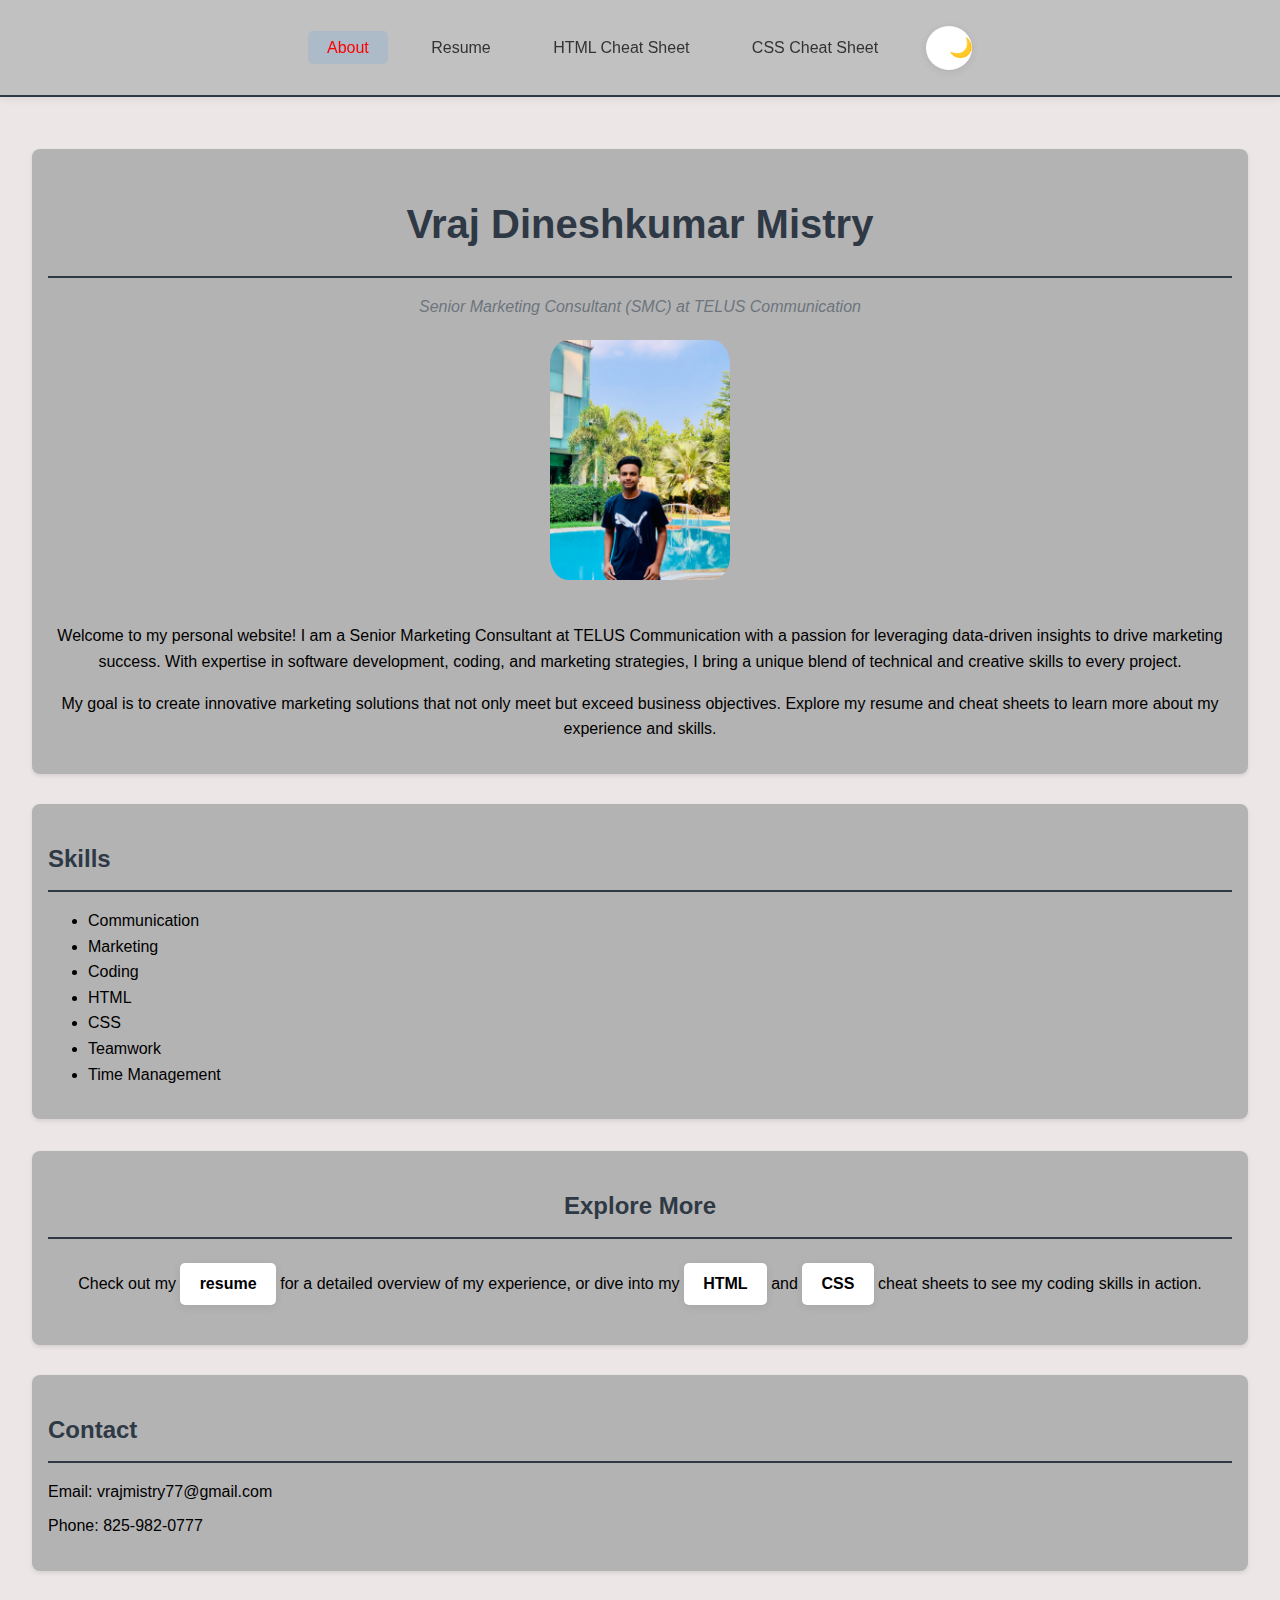
<file: index.html>
<!DOCTYPE html>
<html lang="en">
<head>
    <meta charset="UTF-8">
    <meta name="viewport" content="width=device-width, initial-scale=1.0">
    <title>Vraj Dineshkumar Mistry - Home</title>
    <link rel="stylesheet" href="style.css">
</head>
<body>
    <nav>
        <ul>
            <li><a href="index.html" class="active">About</a></li>
            <li><a href="resume.html">Resume</a></li>
            <li><a href="html-cheat-sheet.html">HTML Cheat Sheet</a></li>
            <li><a href="css-cheat-sheet.html">CSS Cheat Sheet</a></li>
        </ul>
        <button id="darkToggle" aria-label="Toggle dark mode">🌙</button>
    </nav>

    <main>
        <section class="profile">
            <h1>Vraj Dineshkumar Mistry</h1>
            <p class="subtitle">Senior Marketing Consultant (SMC) at TELUS Communication</p>
            <img src="vraj.jpg" alt="Vraj Mistry" style="border-radius: 10%; width: 180px; margin-bottom: 20px;">
            <p>Welcome to my personal website! I am a Senior Marketing Consultant at TELUS Communication with a passion for leveraging data-driven insights to drive marketing success. With expertise in software development, coding, and marketing strategies, I bring a unique blend of technical and creative skills to every project.</p>
            
            <p>My goal is to create innovative marketing solutions that not only meet but exceed business objectives. Explore my resume and cheat sheets to learn more about my experience and skills.</p>
        </section>

        <section class="skills">
            <h2>Skills</h2>
            <ul>
                <li>Communication</li>
                <li>Marketing</li>
                <li>Coding</li>
                <li>HTML</li>
                <li>CSS</li>
                <li>Teamwork</li>
                <li>Time Management</li>
            </ul>
        </section>

        <section class="cta">
            <h2>Explore More</h2>
            <p>Check out my <a href="resume.html">resume</a> for a detailed overview of my experience, or dive into my <a href="html-cheat-sheet.html">HTML</a> and <a href="css-cheat-sheet.html">CSS</a> cheat sheets to see my coding skills in action.</p>
        </section>

        <section class="contact">
            <h2>Contact</h2>
            <ul>
                <li>Email: <a href="mailto:vrajmistry77@gmail.com">vrajmistry77@gmail.com</a></li>
                <li>Phone: <a href="tel:+18259820777">825-982-0777</a></li>
            </ul>
        </section>
    </main>

    <script src="script.js"></script>
</body>
</html>
</file>
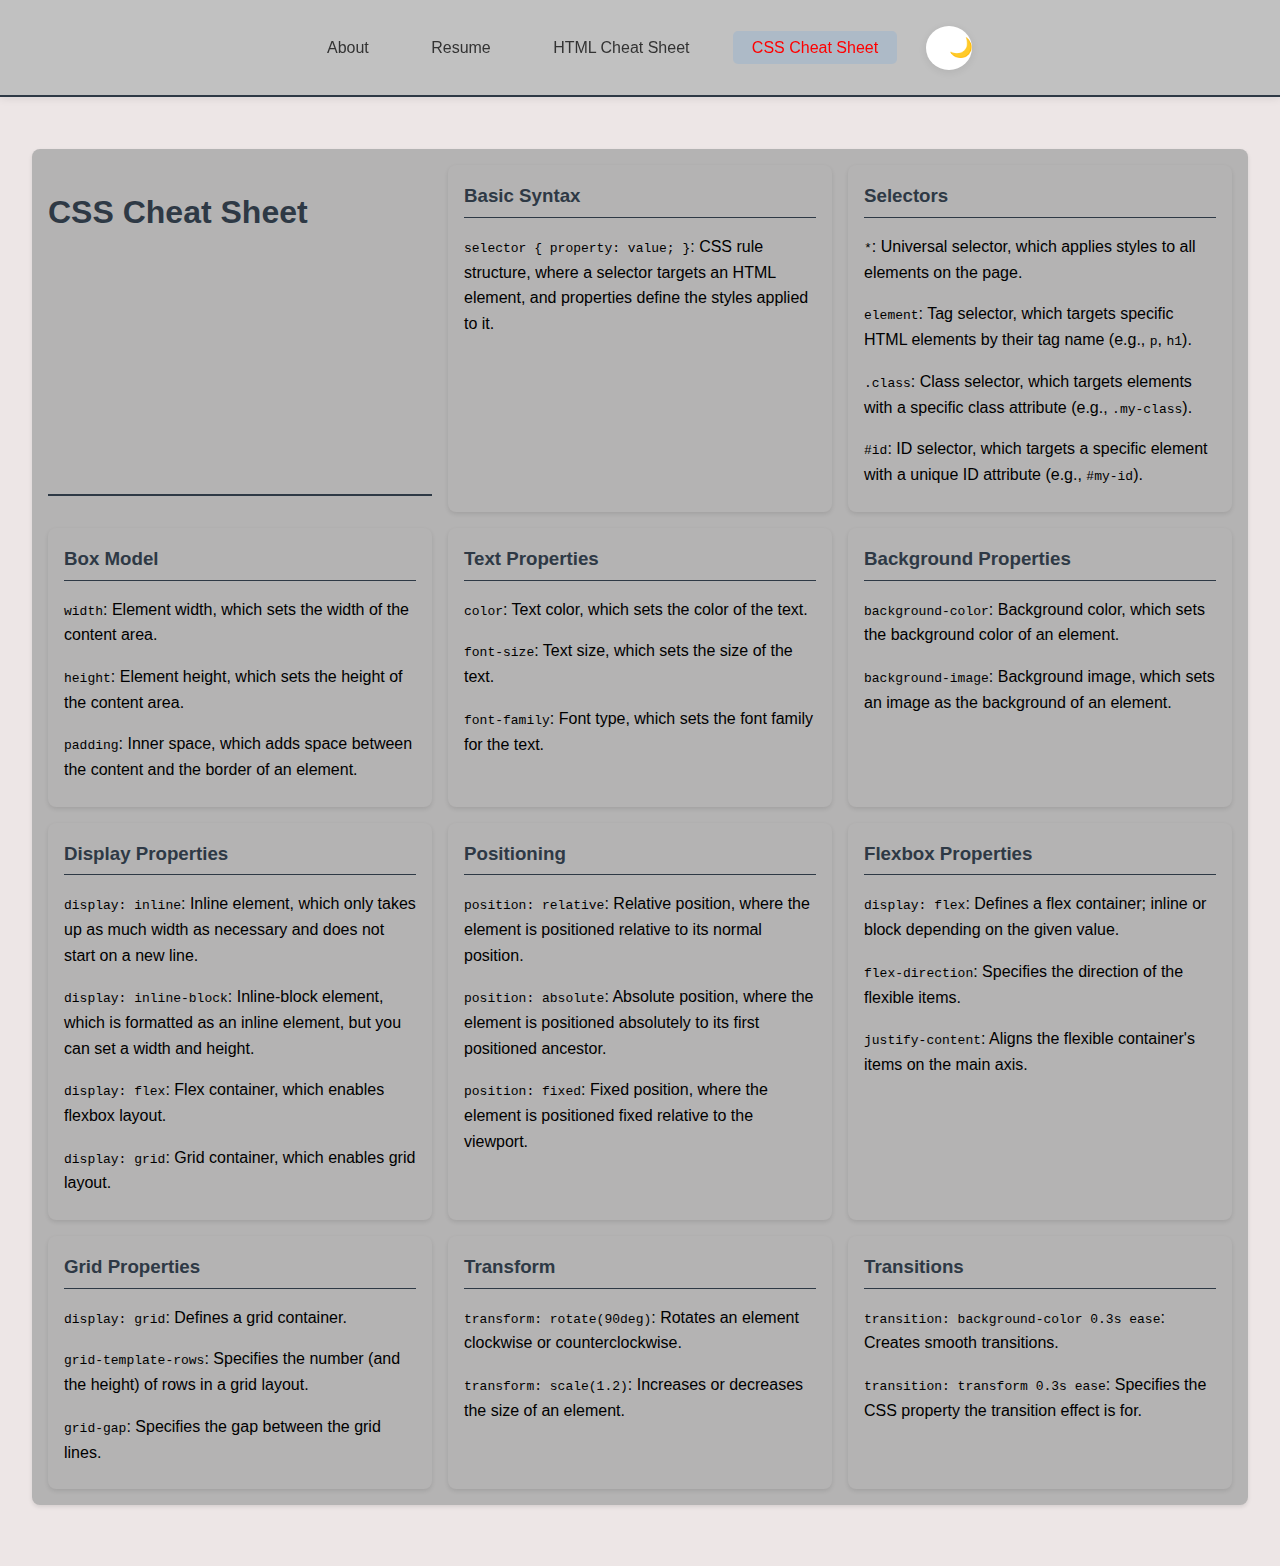
<file: css-cheat-sheet.html>
<!DOCTYPE html>
<html lang="en">
<head>
    <meta charset="UTF-8">
    <meta name="viewport" content="width=device-width, initial-scale=1.0">
    <title>CSS Cheat Sheet</title>
    <link rel="stylesheet" href="style.css">
</head>
<body>
    <nav>
        <ul>
            <li><a href="index.html">About</a></li>
            <li><a href="resume.html">Resume</a></li>
            <li><a href="html-cheat-sheet.html">HTML Cheat Sheet</a></li>
            <li><a href="css-cheat-sheet.html" class="active">CSS Cheat Sheet</a></li>
        </ul>
        <button id="darkToggle" aria-label="Toggle dark mode">🌙</button>
    </nav>
    <main>
        <section class="cheat-sheet">
            <h1>CSS Cheat Sheet</h1>
            <div class="cheat-sheet-item">
                <h3>Basic Syntax</h3>
                <p><code>selector { property: value; }</code>: CSS rule structure, where a selector targets an HTML element, and properties define the styles applied to it.</p>
            </div>
            <div class="cheat-sheet-item">
                <h3>Selectors</h3>
                <p><code>*</code>: Universal selector, which applies styles to all elements on the page.</p>
                <p><code>element</code>: Tag selector, which targets specific HTML elements by their tag name (e.g., <code>p</code>, <code>h1</code>).</p>
                <p><code>.class</code>: Class selector, which targets elements with a specific class attribute (e.g., <code>.my-class</code>).</p>
                <p><code>#id</code>: ID selector, which targets a specific element with a unique ID attribute (e.g., <code>#my-id</code>).</p>
            </div>
            <div class="cheat-sheet-item">
                <h3>Box Model</h3>
                <p><code>width</code>: Element width, which sets the width of the content area.</p>
                <p><code>height</code>: Element height, which sets the height of the content area.</p>
                <p><code>padding</code>: Inner space, which adds space between the content and the border of an element.</p>
                </div>
            <div class="cheat-sheet-item">
                <h3>Text Properties</h3>
                <p><code>color</code>: Text color, which sets the color of the text.</p>
                <p><code>font-size</code>: Text size, which sets the size of the text.</p>
                <p><code>font-family</code>: Font type, which sets the font family for the text.</p>
                </div>
            <div class="cheat-sheet-item">
                <h3>Background Properties</h3>
                <p><code>background-color</code>: Background color, which sets the background color of an element.</p>
                <p><code>background-image</code>: Background image, which sets an image as the background of an element.</p>
               </div>
            <div class="cheat-sheet-item">
                <h3>Display Properties</h3>
<p><code>display: inline</code>: Inline element, which only takes up as much width as necessary and does not start on a new line.</p>
                <p><code>display: inline-block</code>: Inline-block element, which is formatted as an inline element, but you can set a width and height.</p>
                <p><code>display: flex</code>: Flex container, which enables flexbox layout.</p>
                <p><code>display: grid</code>: Grid container, which enables grid layout.</p>
            </div>
            <div class="cheat-sheet-item">
                <h3>Positioning</h3>
                <p><code>position: relative</code>: Relative position, where the element is positioned relative to its normal position.</p>
                <p><code>position: absolute</code>: Absolute position, where the element is positioned absolutely to its first positioned ancestor.</p>
                <p><code>position: fixed</code>: Fixed position, where the element is positioned fixed relative to the viewport.</p>
            </div>
            <div class="cheat-sheet-item">
                <h3>Flexbox Properties</h3>
                <p><code>display: flex</code>: Defines a flex container; inline or block depending on the given value.</p>
                <p><code>flex-direction</code>: Specifies the direction of the flexible items.</p>
                <p><code>justify-content</code>: Aligns the flexible container's items on the main axis.</p>
            </div>
            <div class="cheat-sheet-item">
                <h3>Grid Properties</h3>
                <p><code>display: grid</code>: Defines a grid container.</p>
                <p><code>grid-template-rows</code>: Specifies the number (and the height) of rows in a grid layout.</p>
                <p><code>grid-gap</code>: Specifies the gap between the grid lines.</p>
            </div>
            <div class="cheat-sheet-item">
                <h3>Transform</h3>
                <p><code>transform: rotate(90deg)</code>: Rotates an element clockwise or counterclockwise.</p>
                <p><code>transform: scale(1.2)</code>: Increases or decreases the size of an element.</p>
            </div>
            <div class="cheat-sheet-item">
                <h3>Transitions</h3>
                <p><code>transition: background-color 0.3s ease</code>: Creates smooth transitions.</p>
                 <p><code>transition: transform 0.3s ease</code>: Specifies the CSS property the transition effect is for.</p>
            </div>
        </section>
    </main>
    <script src="script.js"></script>
</body>
</html>
</file>
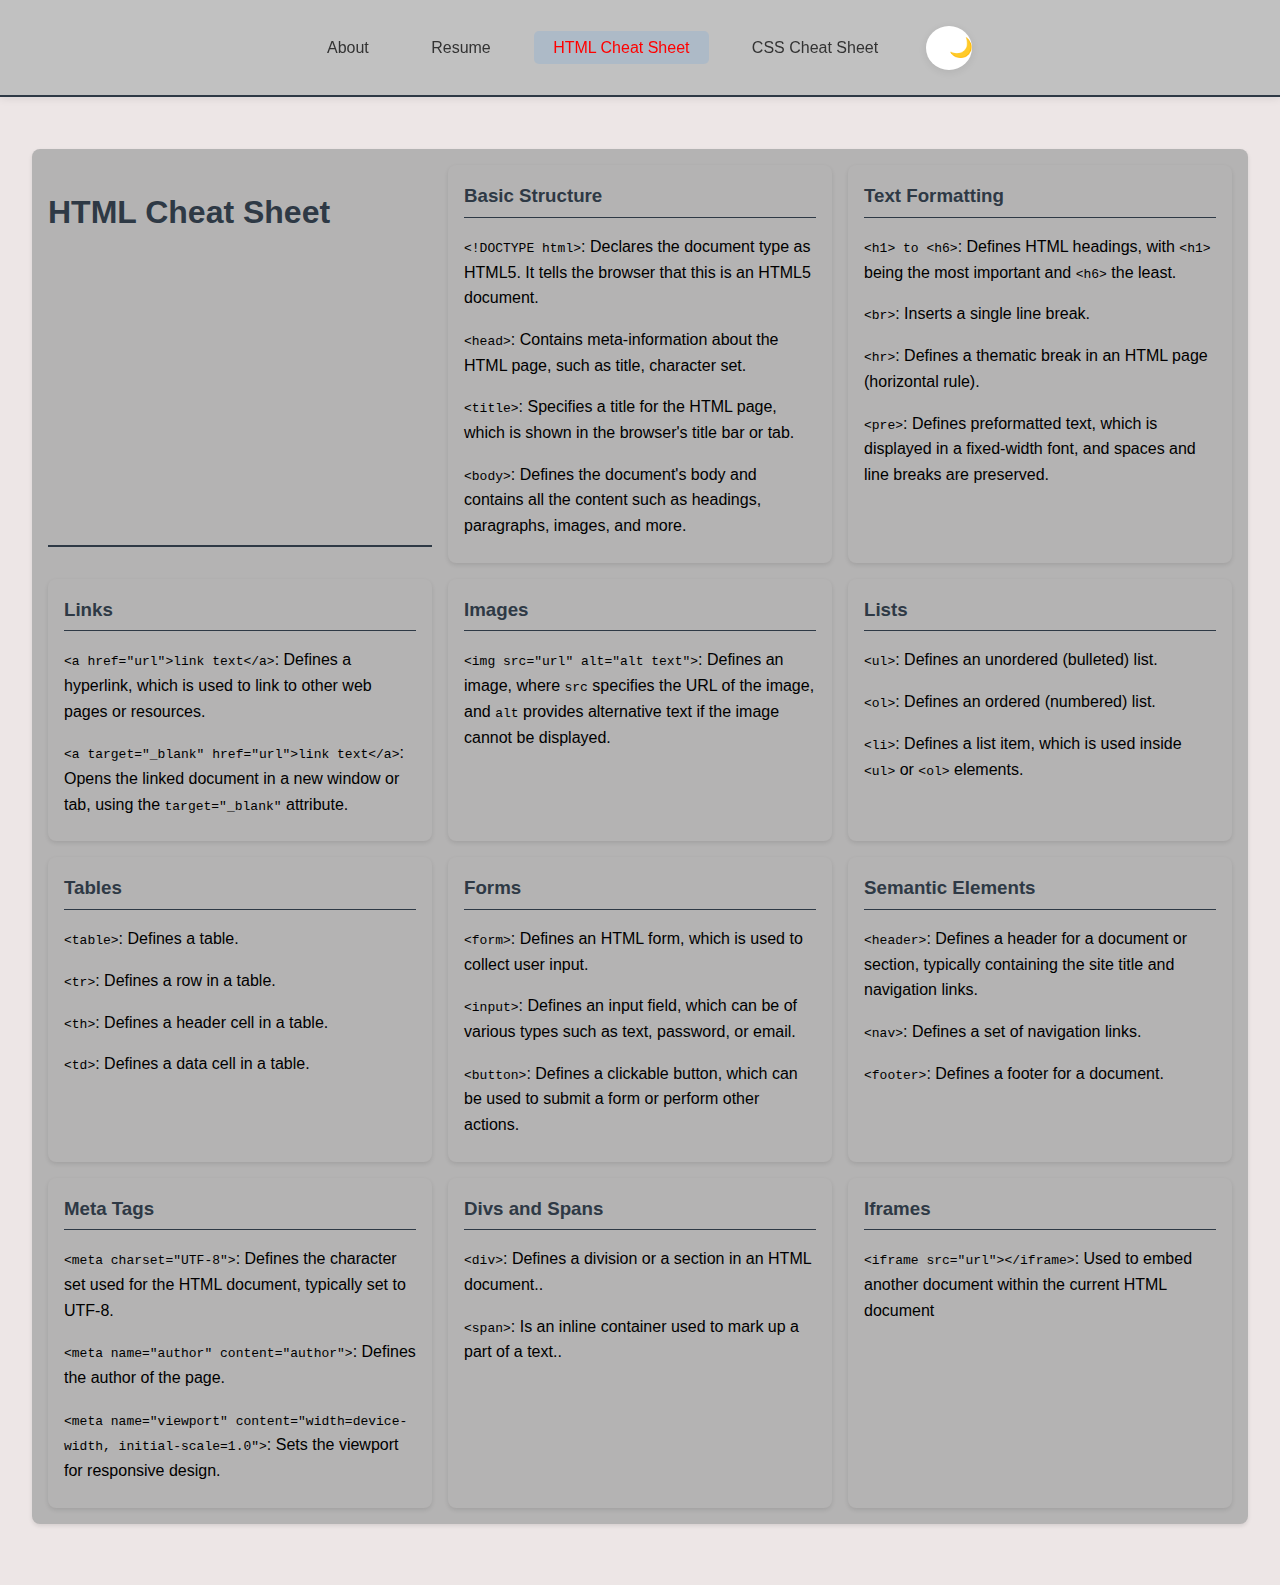
<file: html-cheat-sheet.html>
<!DOCTYPE html>
<html lang="en">
<head>
    <meta charset="UTF-8">
    <meta name="viewport" content="width=device-width, initial-scale=1.0">
    <title>HTML Cheat Sheet</title>
    <link rel="stylesheet" href="style.css">
</head>
<body>
    <nav>
        <ul>
            <li><a href="index.html">About</a></li>
            <li><a href="resume.html">Resume</a></li>
            <li><a href="html-cheat-sheet.html" class="active">HTML Cheat Sheet</a></li>
            <li><a href="css-cheat-sheet.html">CSS Cheat Sheet</a></li>
        </ul>
        <button id="darkToggle" aria-label="Toggle dark mode">🌙</button>
    </nav>
    <main>
        <section class="cheat-sheet">
            <h1>HTML Cheat Sheet</h1>
            <div class="cheat-sheet-item">
                <h3>Basic Structure</h3>
                <p><code>&lt;!DOCTYPE html&gt;</code>: Declares the document type as HTML5. It tells the browser that this is an HTML5 document.</p>
                <p><code>&lt;head&gt;</code>: Contains meta-information about the HTML page, such as title, character set.</p>
                <p><code>&lt;title&gt;</code>: Specifies a title for the HTML page, which is shown in the browser's title bar or tab.</p>
                <p><code>&lt;body&gt;</code>: Defines the document's body and contains all the content such as headings, paragraphs, images, and more.</p>
            </div>
            <div class="cheat-sheet-item">
                <h3>Text Formatting</h3>
                <p><code>&lt;h1&gt; to &lt;h6&gt;</code>: Defines HTML headings, with <code>&lt;h1&gt;</code> being the most important and <code>&lt;h6&gt;</code> the least.</p>
                 <p><code>&lt;br&gt;</code>: Inserts a single line break.</p>
                <p><code>&lt;hr&gt;</code>: Defines a thematic break in an HTML page (horizontal rule).</p>
                <p><code>&lt;pre&gt;</code>: Defines preformatted text, which is displayed in a fixed-width font, and spaces and line breaks are preserved.</p>
            </div>
            <div class="cheat-sheet-item">
                <h3>Links</h3>
                <p><code>&lt;a href="url"&gt;link text&lt;/a&gt;</code>: Defines a hyperlink, which is used to link to other web pages or resources.</p>
                <p><code>&lt;a target="_blank" href="url"&gt;link text&lt;/a&gt;</code>: Opens the linked document in a new window or tab, using the <code>target="_blank"</code> attribute.</p>
            </div>
            <div class="cheat-sheet-item">
                <h3>Images</h3>
                <p><code>&lt;img src="url" alt="alt text"&gt;</code>: Defines an image, where <code>src</code> specifies the URL of the image, and <code>alt</code> provides alternative text if the image cannot be displayed.</p>
            </div>
            <div class="cheat-sheet-item">
                <h3>Lists</h3>
                <p><code>&lt;ul&gt;</code>: Defines an unordered (bulleted) list.</p>
                <p><code>&lt;ol&gt;</code>: Defines an ordered (numbered) list.</p>
                <p><code>&lt;li&gt;</code>: Defines a list item, which is used inside <code>&lt;ul&gt;</code> or <code>&lt;ol&gt;</code> elements.</p>
            </div>
            <div class="cheat-sheet-item">
                <h3>Tables</h3>
                <p><code>&lt;table&gt;</code>: Defines a table.</p>
                <p><code>&lt;tr&gt;</code>: Defines a row in a table.</p>
                <p><code>&lt;th&gt;</code>: Defines a header cell in a table.</p>
                <p><code>&lt;td&gt;</code>: Defines a data cell in a table.</p>
            </div>
            <div class="cheat-sheet-item">
                <h3>Forms</h3>
                <p><code>&lt;form&gt;</code>: Defines an HTML form, which is used to collect user input.</p>
                <p><code>&lt;input&gt;</code>: Defines an input field, which can be of various types such as text, password, or email.</p>
                 <p><code>&lt;button&gt;</code>: Defines a clickable button, which can be used to submit a form or perform other actions.</p>
            </div>
            <div class="cheat-sheet-item">
                <h3>Semantic Elements</h3>
                <p><code>&lt;header&gt;</code>: Defines a header for a document or section, typically containing the site title and navigation links.</p>
                <p><code>&lt;nav&gt;</code>: Defines a set of navigation links.</p>
                <p><code>&lt;footer&gt;</code>: Defines a footer for a document.</p>
            </div>
            <div class="cheat-sheet-item">
                <h3>Meta Tags</h3>
                <p><code>&lt;meta charset="UTF-8"&gt;</code>: Defines the character set used for the HTML document, typically set to UTF-8.</p>
                <p><code>&lt;meta name="author" content="author"&gt;</code>: Defines the author of the page.</p>
                <p><code>&lt;meta name="viewport" content="width=device-width, initial-scale=1.0"&gt;</code>: Sets the viewport for responsive design.</p>
            </div>
             <div class="cheat-sheet-item">
                <h3>Divs and Spans</h3>
                <p><code>&lt;div&gt;</code>: Defines a division or a section in an HTML document..</p>
                <p><code>&lt;span&gt;</code>: Is an inline container used to mark up a part of a text..</p>
            </div>
             <div class="cheat-sheet-item">
                <h3>Iframes</h3>
                <p><code>&lt;iframe src="url"&gt;&lt;/iframe&gt;</code>: Used to embed another document within the current HTML document</p>
            </div>
        </section>
    </main>
    <script src="script.js"></script>
</body>
</html>
</file>
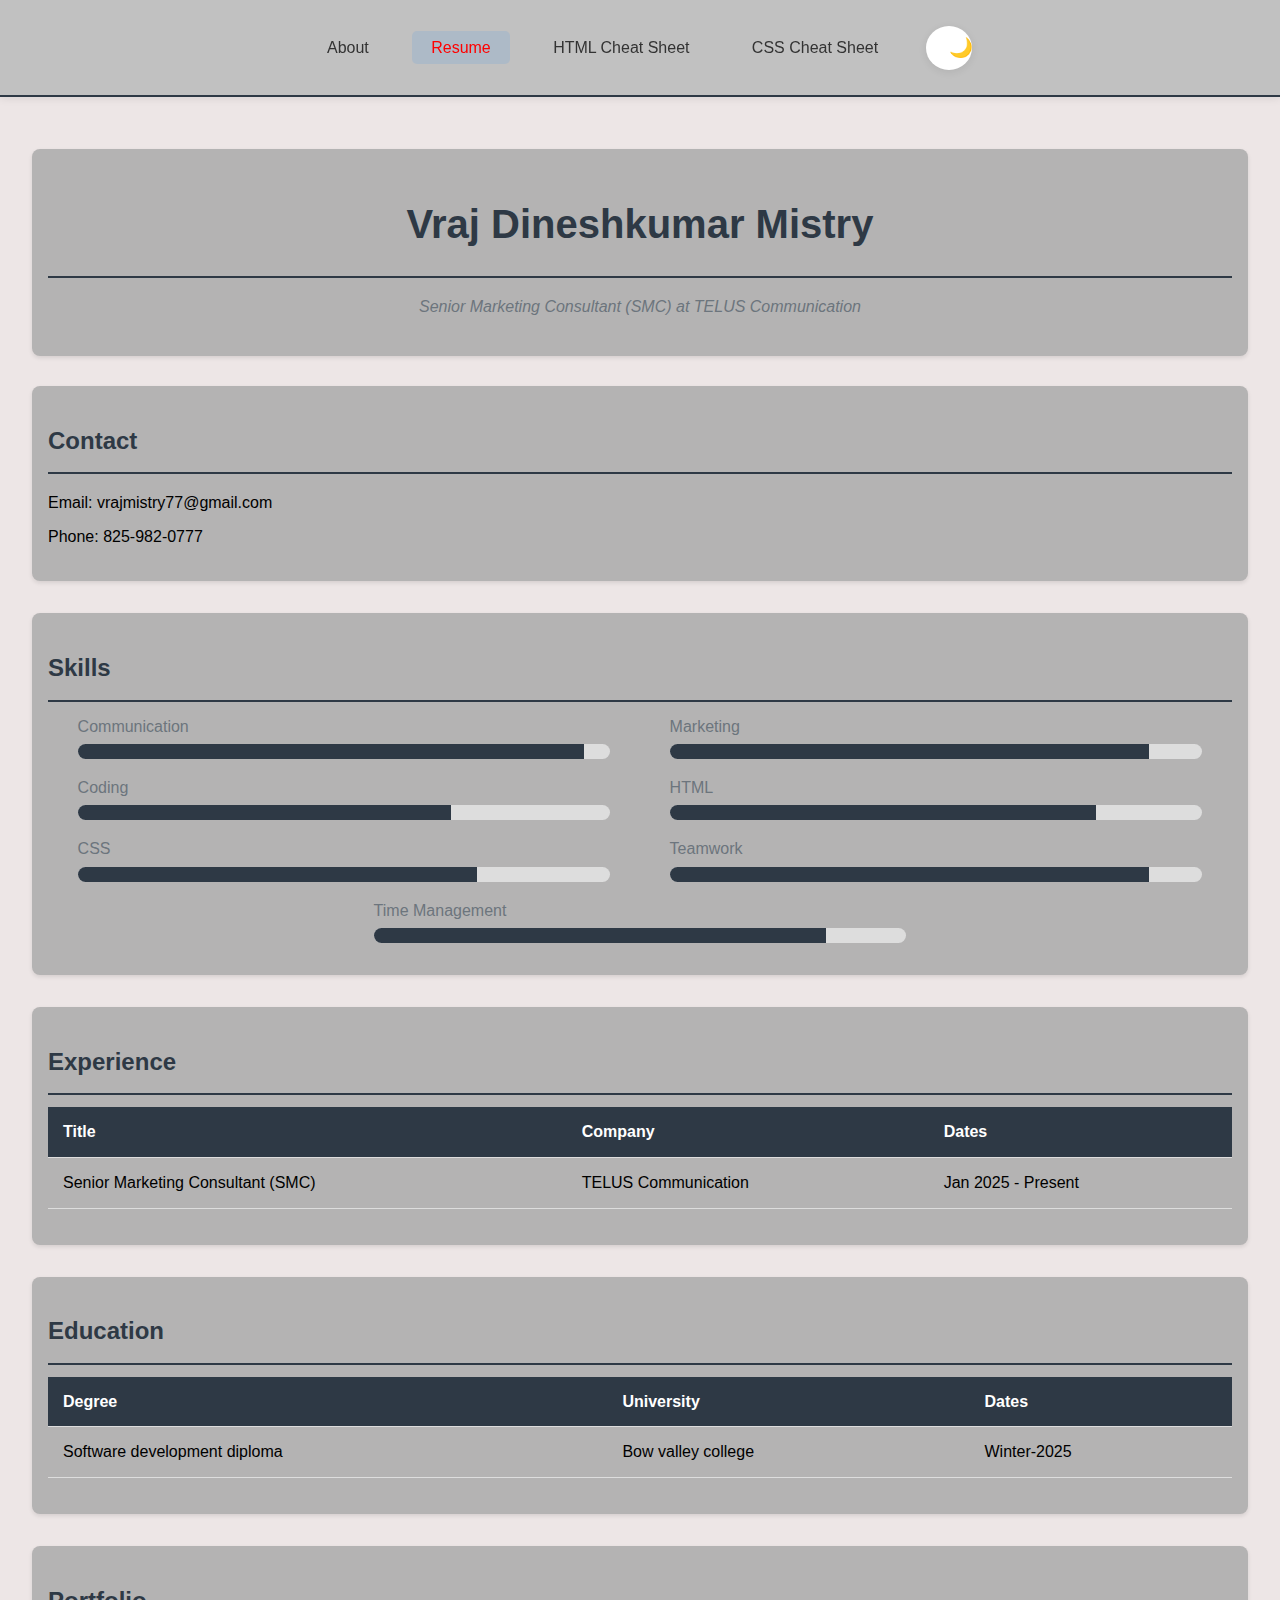
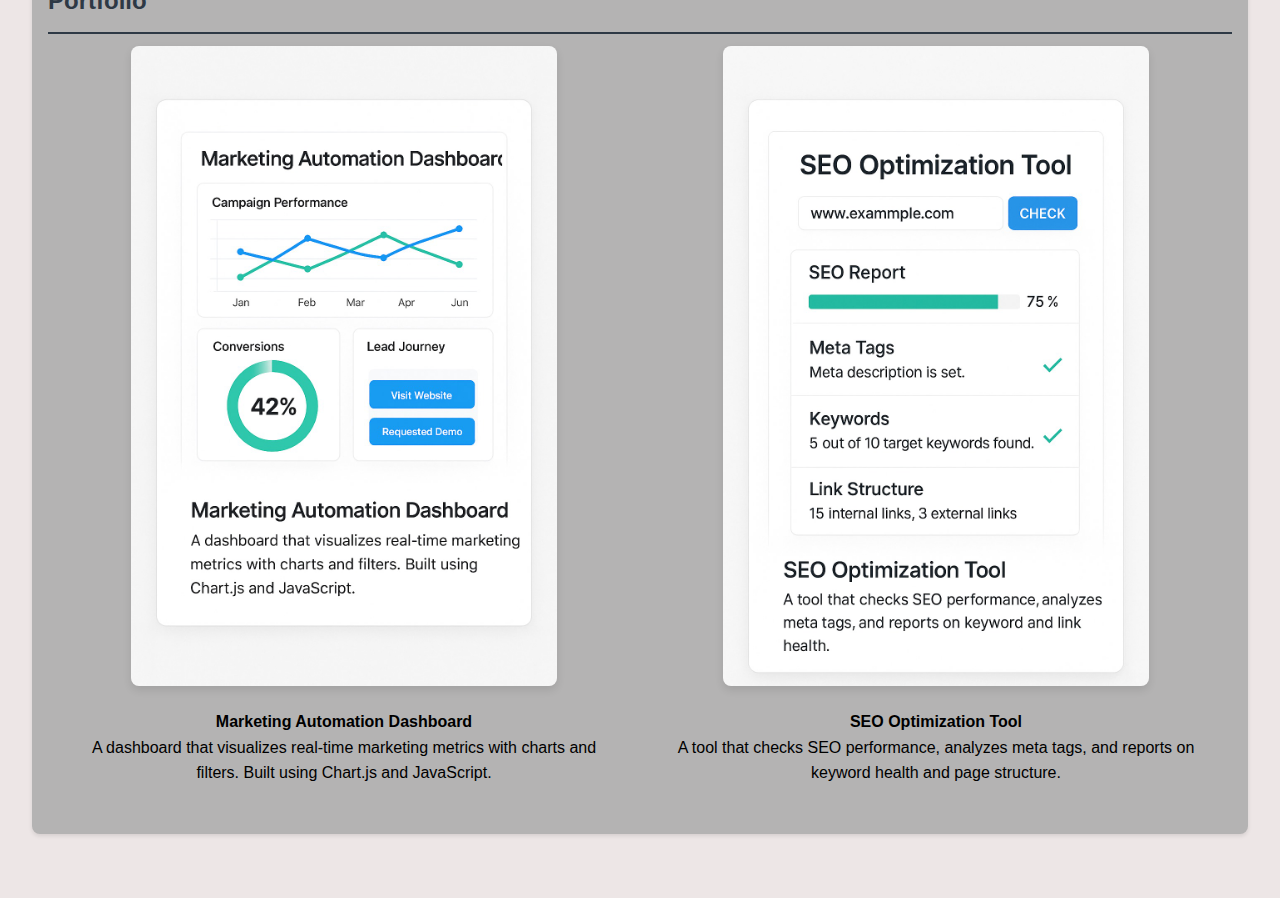
<file: resume.html>
<!DOCTYPE html>
<html lang="en">
<head>
    <meta charset="UTF-8">
    <meta name="viewport" content="width=device-width, initial-scale=1.0">
    <title>Vraj Dineshkumar Mistry - Resume</title>
    <link rel="stylesheet" href="style.css">
</head>
<body>
    <nav>
        <ul>
            <li><a href="index.html">About</a></li>
            <li><a href="resume.html" class="active">Resume</a></li>
            <li><a href="html-cheat-sheet.html">HTML Cheat Sheet</a></li>
            <li><a href="css-cheat-sheet.html">CSS Cheat Sheet</a></li>
        </ul>
        <button id="darkToggle" aria-label="Toggle dark mode"> 🌙</button>
    </nav>
    <main>
        <section class="profile">
            <h1>Vraj Dineshkumar Mistry</h1>
            <p class="subtitle">Senior Marketing Consultant (SMC) at TELUS Communication</p>
        </section>
        <section class="contact">
            <h2>Contact</h2>
            <ul>
                <li>Email: <a href="mailto:vrajmistry77@gmail.com">vrajmistry77@gmail.com</a></li>
                <li>Phone: <a href="tel:+18259820777">825-982-0777</a></li>
            </ul>
        </section>
        <section class="skills">
            <h2>Skills</h2>
            <div class="skills-container">
                <div class="skill">
                    <label>Communication</label>
                    <div class="progress">
                        <div class="progress-bar" style="width: 95%;"></div>
                    </div>
                </div>
                <div class="skill">
                    <label>Marketing</label>
                    <div class="progress">
                        <div class="progress-bar" style="width: 90%;"></div>
                    </div>
                </div>
                <div class="skill">
                    <label>Coding</label>
                    <div class="progress">
                        <div class="progress-bar" style="width: 70%;"></div>
                    </div>
                </div>
                <div class="skill">
                    <label>HTML</label>
                    <div class="progress">
                        <div class="progress-bar" style="width: 80%;"></div>
                    </div>
                </div>
                <div class="skill">
                    <label>CSS</label>
                    <div class="progress">
                        <div class="progress-bar" style="width: 75%;"></div>
                    </div>
                </div>
                <div class="skill">
                    <label>Teamwork</label>
                    <div class="progress">
                        <div class="progress-bar" style="width: 90%;"></div>
                    </div>
                </div>
                <div class="skill">
                    <label>Time Management</label>
                    <div class="progress">
                        <div class="progress-bar" style="width: 85%;"></div>
                    </div>
                </div>
            </div>
        </section>
        <section class="experience">
            <h2>Experience</h2>
            <table>
                <thead>
                    <tr>
                        <th>Title</th>
                        <th>Company</th>
                        <th>Dates</th>
                    </tr>
                </thead>
                <tbody>
                    <tr>
                        <td>Senior Marketing Consultant (SMC)</td>
                        <td>TELUS Communication</td>
                        <td>Jan 2025 - Present</td>
                    </tr>
                    <!-- Add more rows for previous experience -->
                </tbody>
            </table>
        </section>
        <section class="education">
            <h2>Education</h2>
            <table>
                <thead>
                    <tr>
                        <th>Degree</th>
                        <th>University</th>
                        <th>Dates</th>
                    </tr>
                </thead>
                <tbody>
                    <tr>
                        <td>Software development diploma</td>
                        <td>Bow valley college</td>
                        <td>Winter-2025</td>
                    </tr>
                    <!-- Add more rows for other degrees/certifications -->
                </tbody>
            </table>
        </section>
        <section class="portfolio">
            <h2>Portfolio</h2>
            <div class="portfolio-images">
                <div class="portfolio-item">
                    <img src="p1.jpg" alt="Marketing Automation Dashboard">
                    <p><strong>Marketing Automation Dashboard</strong><br>A dashboard that visualizes real-time marketing metrics with charts and filters. Built using Chart.js and JavaScript.</p>
                </div>
                <div class="portfolio-item">
                    <img src="p2.jpg" alt="SEO Optimization Tool">
                    <p><strong>SEO Optimization Tool</strong><br>A tool that checks SEO performance, analyzes meta tags, and reports on keyword health and page structure.</p>
                </div>
            </div>
        </section>
    </main>
    <script src="script.js"></script>
</body>
</html>
</file>
<file: style.css>
:root {
    --bg: #ede6e6;
    --text: #000000;
    --primary: #2e3945;
    --nav-bg: #c1c1c1;
    --nav-link: #333;
    --nav-link-active: hsl(0, 100%, 50%);
    --section-bg: #b4b3b3;
    --button-bg: #ffffff;
    --button-text: #000000;
    --button-hover-bg: #000000;
    --button-hover-text: #fff;
  }
  
  body {
    background-color: var(--bg);
    color: var(--text);
    font-family: 'Arial', sans-serif;
    line-height: 1.6;
    margin: 0;
    padding: 0;
    transition: background 0.4s, color 0.4s;
  }
  
  /* Dark theme overrides */
  body.dark-theme {
    --bg: #181a1b;
    --text: #e0e0e0;
    --primary: #5b8ae0;
    --nav-bg: #23272a;
    --nav-link: #e0e0e0;
    --nav-link-active: #4f8cff;
    --section-bg: #23272a;
    --button-bg: #4f8cff;
    --button-text: #181a1b;
    --button-hover-bg: #1e3a5c;
    --button-hover-text: #fff;
  }
  
  /* Navigation */
  nav {
    background: var(--nav-bg);
    padding: 1em;
    text-align: center;
    position: sticky;
    top: 0;
    z-index: 100;
    margin-bottom: 20px;
    box-shadow: 0 2px 8px rgba(0,0,0,0.08);
    border-bottom: 2px solid var(--primary);
    display: flex;
    align-items: center;
    justify-content: center;
  }
  
  nav ul {
    list-style: none;
    padding: 0;
    margin: 0;
    display: flex;
    justify-content: center;
    align-items: center;
    gap: 1.5em;
  }
  
  nav li {
    margin: 0;
  }
  
  nav a {
    color: var(--nav-link);
    text-decoration: none;
    padding: 0.5em 1.2em;
    border-radius: 5px;
    font-weight: 500;
    transition: color 0.3s, background 0.3s;
  }
  
  nav a:hover,
  nav .active {
    color: var(--nav-link-active);
    background: rgba(0, 123, 255, 0.1);
  }
  
  #darkToggle {
    background: var(--button-bg);
    color: var(--button-text);
    border: none;
    border-radius: 50%;
    width: 2.3em;
    height: 2.3em;
    margin-left: 1.5em;
    font-size: 1.2em;
    cursor: pointer;
    box-shadow: 0 2px 8px rgba(0,0,0,0.08);
    transition: background 0.3s, color 0.3s;
  }
  
  #darkToggle:hover {
    background: var(--button-hover-bg);
    color: var(--button-hover-text);
  }
  
  /* Main Content Area */
  main {
    padding: 2em;
  }
  
  /* Section Styles */
  section {
    margin-bottom: 2em;
    padding: 1em;
    border-radius: 8px;
    background-color: var(--section-bg);
    box-shadow: 0 2px 4px rgba(0, 0, 0, 0.1);
    transition: background 0.4s;
  }
  
  section h1,
  section h2 {
    color: var(--primary);
    border-bottom: 2px solid var(--primary);
    padding-bottom: 0.5em;
    margin-bottom: 0.5em;
  }
  
  /* Profile Section */
  .profile {
    text-align: center;
    margin-bottom: 30px;
  }
  
  .profile h1 {
    font-size: 2.5em;
    margin-bottom: 10px;
  }
  
  .profile .subtitle {
    font-style: italic;
    color: #6c757d;
    margin-bottom: 20px;
  }
  
  /* Contact Section */
  .contact ul {
    list-style: none;
    padding: 0;
  }
  
  .contact li {
    margin-bottom: 0.5em;
  }
  
  .contact a {
    color: var(--text);
    text-decoration: none;
    transition: color 0.3s;
  }
  
  .contact a:hover {
    color: var(--primary);
  }
  
  /* Skills Section */
  .skills-container {
    display: flex;
    flex-wrap: wrap;
    justify-content: space-around;
  }
  
  .skill {
    width: 45%;
    margin-bottom: 1em;
  }
  
  .skill label {
    display: block;
    margin-bottom: 0.3em;
    color: #6c757d;
  }
  
  .skill .progress {
    background-color: #ddd;
    border-radius: 10px;
    height: 15px;
    overflow: hidden;
  }
  
  .skill .progress-bar {
    background-color: var(--primary);
    height: 100%;
    transition: width 0.5s;
  }
  
  /* Experience and Education Tables */
  table {
    width: 100%;
    border-collapse: collapse;
    margin-bottom: 20px;
  }
  
  th,
  td {
    padding: 12px 15px;
    text-align: left;
    border-bottom: 1px solid #ddd;
  }
  
  th {
    background-color: var(--primary);
    color: #fff;
  }
  
  tbody tr:nth-child(even) {
    background-color: #f9f9f9;
  }
  
  /* Portfolio Section */
  .portfolio-images {
    display: flex;
    flex-wrap: wrap;
    justify-content: space-around;
  }
  
  .portfolio-item {
    width: 45%;
    margin-bottom: 1em;
    text-align: center;
  }
  
  .portfolio-images img {
    width: 100%;
    border-radius: 8px;
    box-shadow: 0 4px 8px rgba(0, 0, 0, 0.1);
    transition: transform 0.3s;
  }
  
  .portfolio-images img:hover {
    transform: scale(1.1);
  }
  
  /* Cheat Sheet Styles */
  .cheat-sheet {
    display: grid;
    grid-template-columns: repeat(auto-fit, minmax(300px, 1fr));
    gap: 1em;
  }
  
  .cheat-sheet-item {
    background-color: var(--section-bg);
    border-radius: 8px;
    padding: 1em;
    box-shadow: 0 2px 4px rgba(0, 0, 0, 0.1);
  }
  
  .cheat-sheet-item h3 {
    color: var(--primary);
    margin-top: 0;
    margin-bottom: 0.5em;
    border-bottom: 1px solid var(--primary);
    padding-bottom: 0.3em;
  }
  
  .cheat-sheet-item p {
    margin-bottom: 0.5em;
  }
  
  /* CTA Section */
  .cta {
    text-align: center;
    margin-bottom: 30px;
  }
  
  .cta a,
  .button,
  button {
    background-color: var(--button-bg);
    color: var(--button-text);
    border: none;
    border-radius: 5px;
    padding: 0.5em 1.2em;
    font-weight: bold;
    cursor: pointer;
    transition: background 0.3s, color 0.3s, box-shadow 0.3s;
    box-shadow: 0 2px 8px rgba(0,0,0,0.08);
    display: inline-block;
    margin: 0.5em 0;
    text-decoration: none;
  }
  
  .cta a:hover,
  .button:hover,
  button:hover {
    background-color: var(--button-hover-bg);
    color: var(--button-hover-text);
    box-shadow: 0 4px 16px rgba(0,0,0,0.14);
    text-decoration: underline;
  }
  
  /* About Page Banner Image */
.about-banner {
  width: 100%;
  max-width: 600px;
  border-radius: 8px;
  margin-top: 20px;
  box-shadow: 0 2px 10px rgba(0, 0, 0, 0.1);
}

.portfolio-images {
  display: flex;
  flex-wrap: wrap;
  justify-content: space-around;
}
.portfolio-item {
  width: 45%;
  margin-bottom: 1em;
  text-align: center;
}
.portfolio-images img {
  height: 75;
  width: 80%;
  border-radius: 8px;
  box-shadow: 0 4px 8px rgba(0, 0, 0, 0.1);
  transition: transform 0.3s;
}
.portfolio-images img:hover {
  transform: scale(1.1);
}
</file>
